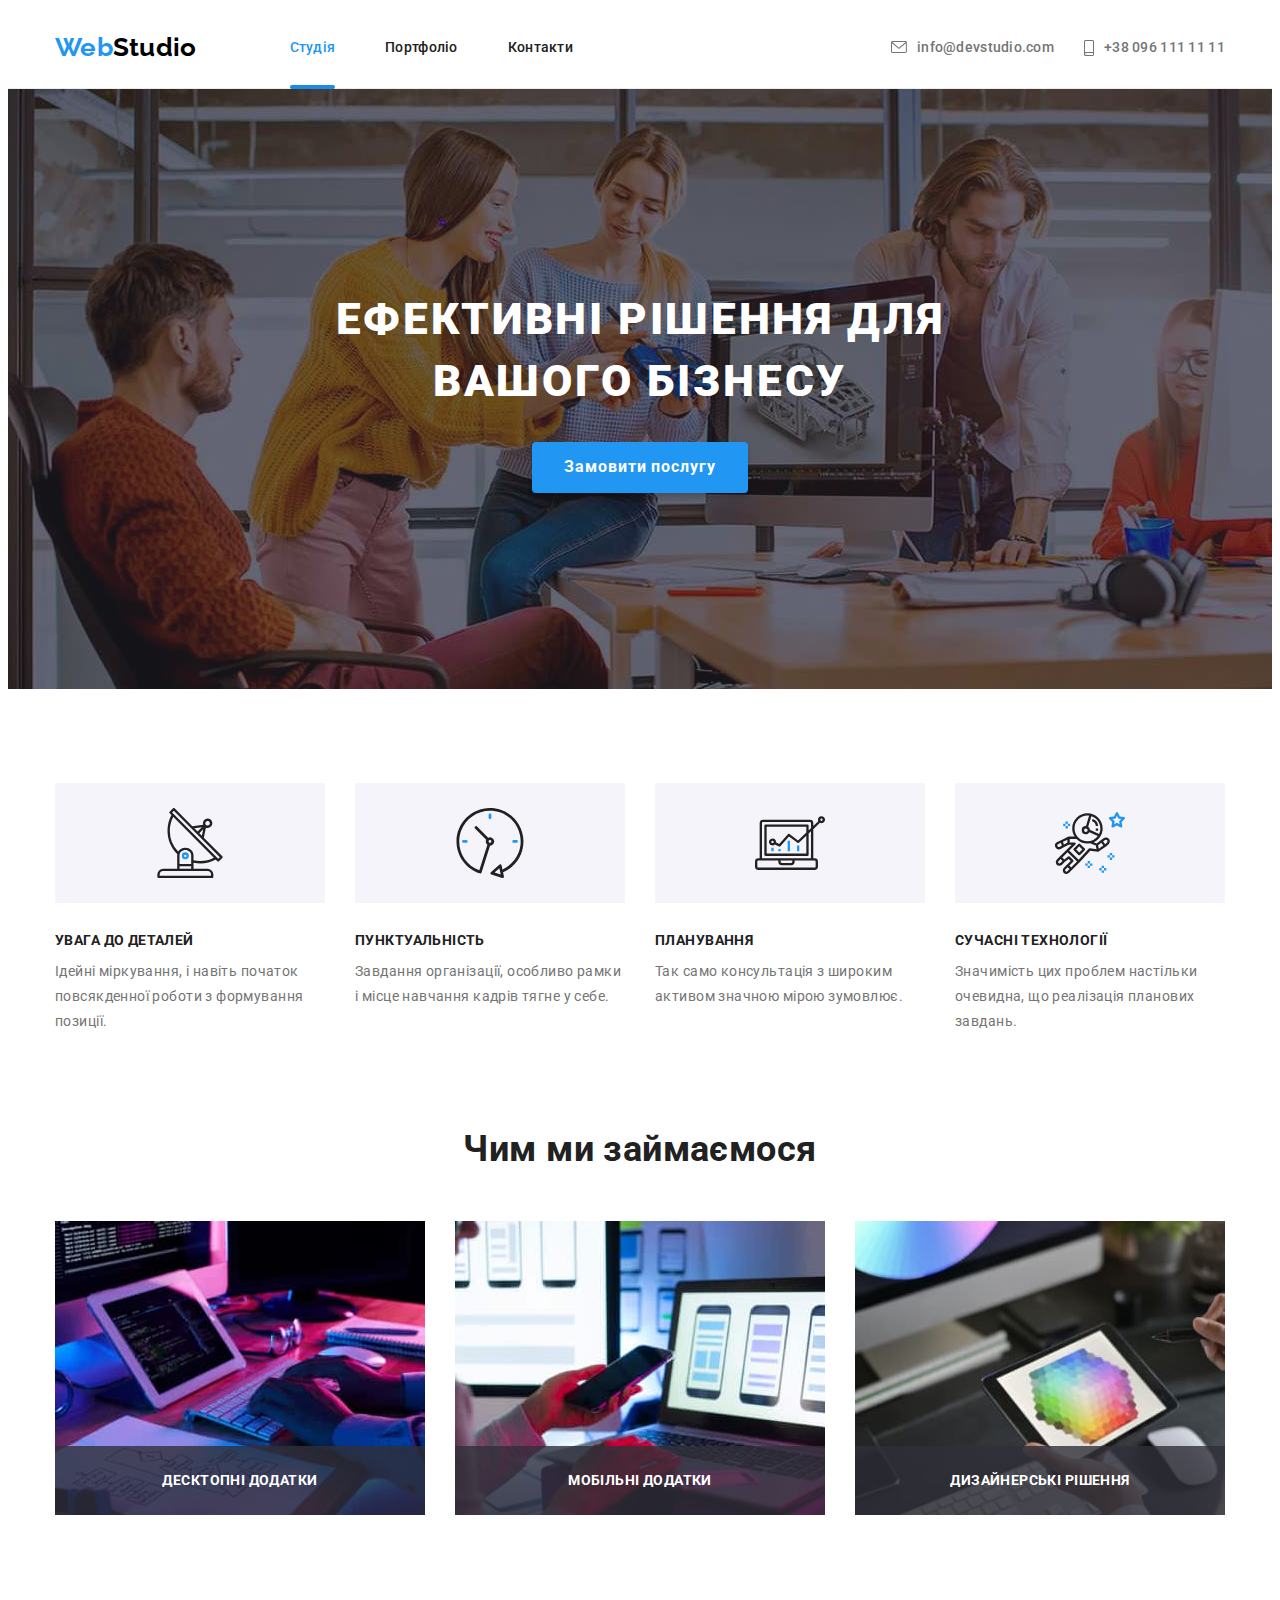
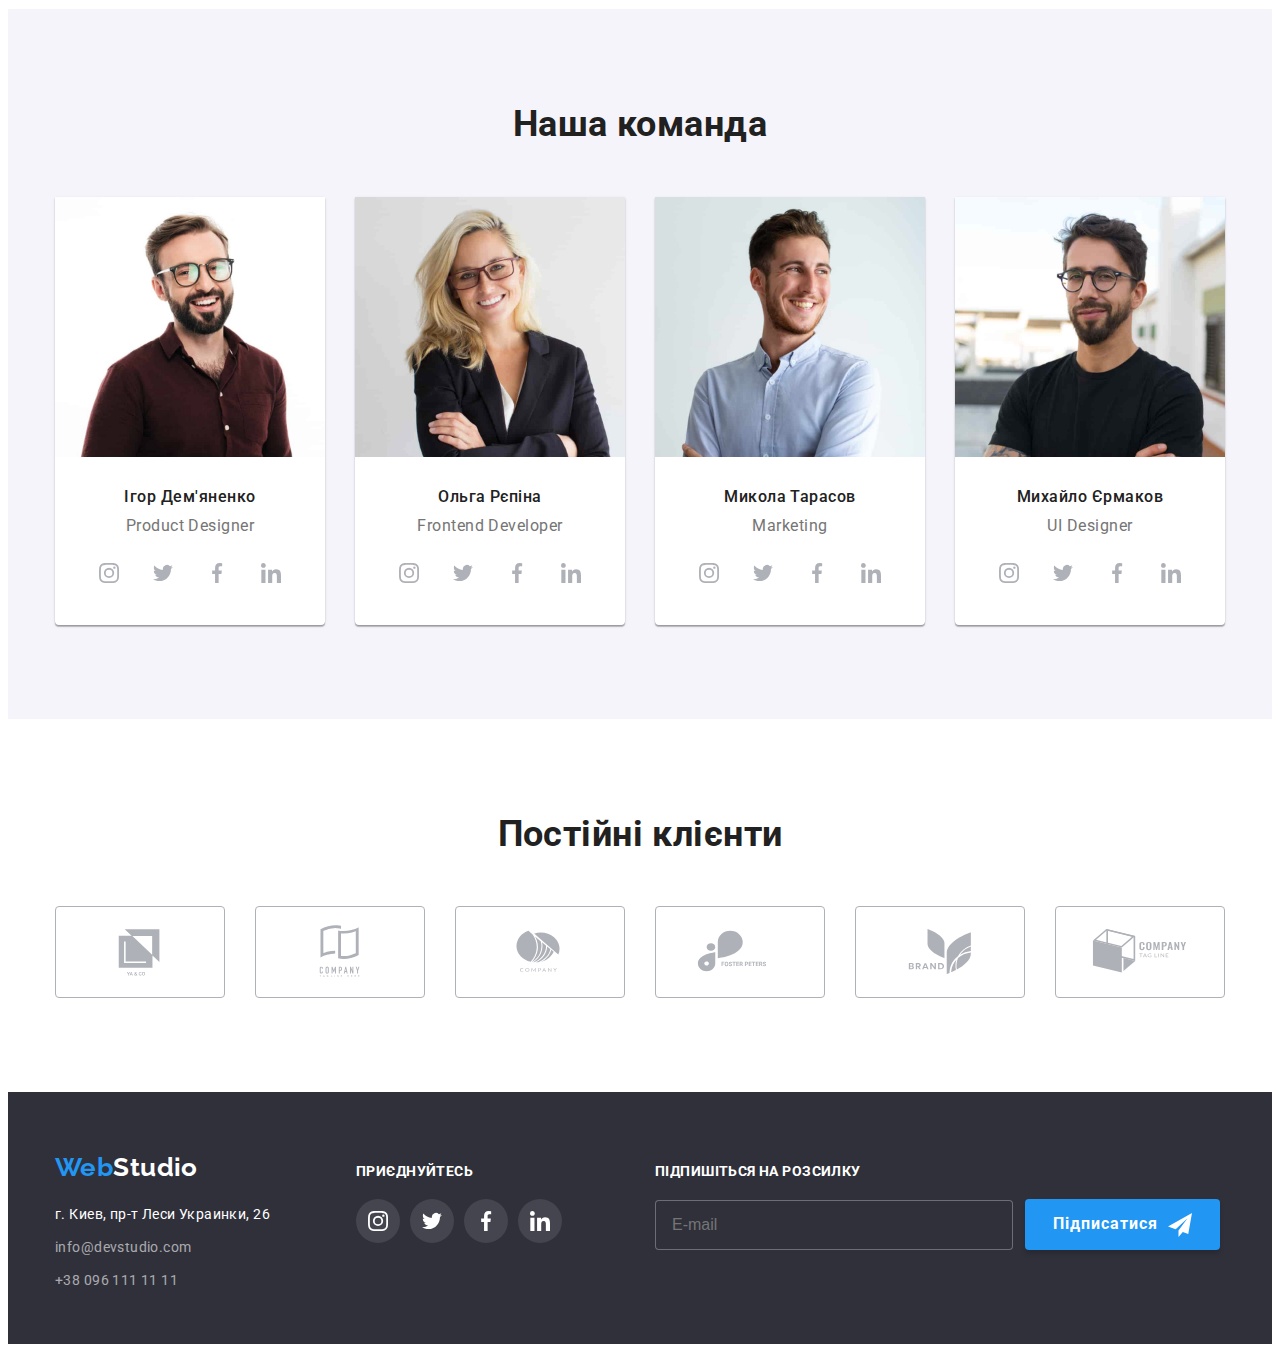
<file: index.html>
<!DOCTYPE html>
<html lang="uk">
<head>
    <meta charset="UTF-8">
    <meta http-equiv="X-UA-Compatible" content="IE=edge">
    <meta name="viewport" content="width=device-width, initial-scale=1.0">
    <title>WebStudio</title>
    <link href="https://fonts.googleapis.com/css2?family=Raleway:wght@700&family=Roboto:wght@400;500;700;900&display=swap"
        rel="stylesheet">
    <link rel="stylesheet" href="https://cdnjs.cloudflare.com/ajax/libs/modern-normalize/1.1.0/modern-normalize.min.css"
        integrity="sha512-wpPYUAdjBVSE4KJnH1VR1HeZfpl1ub8YT/NKx4PuQ5NmX2tKuGu6U/JRp5y+Y8XG2tV+wKQpNHVUX03MfMFn9Q=="
        crossorigin="anonymous" referrerpolicy="no-referrer" />
    <link rel="stylesheet" href="./css/styles.css">
    <link rel="stylesheet" href="./css/studio.css">
    <script> </script>
</head>
<body>
    <header>
        <div class="header container">
            <a href="./index.html" class="logo">Web<span>Studio</span></a>
            <nav>
                <ul class="header-nav">
                    <li class="item"><a href="./index.html" class="header-nav_color link current">Студія</a></li>
                    <li class="item"><a href="portfolio.html" class="header-nav_color link">Портфоліо</a></li>
                    <li class="item"><a href="#" class="header-nav_color link">Контакти</a></li>
                </ul>
            </nav>
            <ul class="header-connect">
                <li class="item">
                    <a href="mailto:info@devstudio.com" class="header-connect_color link">
                        <svg class="icon icon-envelope">
                            <use href="./images/sprite-icon.svg#envelope"></use>
                        </svg>
                        info@devstudio.com
                    </a>
                </li>
                <li class="item">
                    <a href="tel:+380961111111" class="header-connect_color link">
                        <svg class="icon icon-smartphone">
                            <use href="./images/sprite-icon.svg#smartphone"></use>
                        </svg>
                        +38 096 111 11 11
                    </a>
                </li>
            </ul>
        </div>
    </header>

    <main>
        <!-- Ефективні рішення -->        
        <section class="basic">
            <div class="container">
                <h1 class="basic__title">Ефективні рішення для вашого бізнесу</h1>
                <button class="basic__btn" type="button" data-modal-open>Замовити послугу</button>
            </div>
        </section>

        <!-- Особливості -->
        <section class="prioritie section" >
            <div class="container">
                <h2 class="visually-hidden">Особливості</h2>
                <ul class="prioritie-list">
                    <li class="item">
                        <div class="prioritie-list__icon">
                            <svg class="icon">
                                <use href="./images/sprite-icon.svg#antenna"></use>
                            </svg>
                        </div>
                        <h3 class="title">увага до деталей</h3>
                        <p>Ідейні міркування, і навіть початок повсякденної роботи з формування позиції.</p>
                    </li>
                    <li class="item">
                        <div class="prioritie-list__icon">
                            <svg class="icon">
                                <use href="./images/sprite-icon.svg#clock"></use>
                            </svg>
                        </div>
                        <h3 class="title">пунктуальність</h3>
                        <p>Завдання організації, особливо рамки і місце навчання кадрів тягне у себе.</p>
                    </li>
                    <li class="item">
                        <div class="prioritie-list__icon">
                            <svg class="icon">
                                <use href="./images/sprite-icon.svg#diagram"></use>
                            </svg>
                        </div>
                        <h3 class="title">планування</h3>
                        <p>Так само консультація з широким активом значною мірою зумовлює.</p>
                    </li>
                    <li class="item">
                        <div class="prioritie-list__icon">
                            <svg class="icon">
                                <use href="./images/sprite-icon.svg#astronaut"></use>
                            </svg>
                        </div>
                        <h3 class="title">сучасні технології</h3>
                        <p>Значимість цих проблем настільки очевидна, що реалізація планових завдань.</p>
                    </li>
                </ul>
            </div>
        </section>

        <!-- Чим ми займаємося -->
        <section class="service">
            <div class="container">
                <h2 class="service__title">Чим ми займаємося</h2>
                <ul class="service-list">
                    <li class="item">
                        <img src="./images/studio/activity1.jpg" alt="програмування" width="370">
                        <h3 class="title">десктопні додатки</h3>
                    </li>
                    <li class="item">
                        <img src="./images/studio/activity2.jpg" alt="oптимізація" width="370">
                        <h3 class="title">мобільні додатки</h3>
                    </li>
                    <li class="item">
                        <img src="./images/studio/activity3.jpg" alt="дизайн" width="370">
                        <h3 class="title">дизайнерські рішення</h3>
                    </li>
                </ul>
            </div>
        </section>

        <!-- команда -->
        <section class="team section">
            <div class="container">
                <h2 class="team__title">Наша команда</h2>
                <ul class="team-list">
                    <li class="item">
                        <img src="./images/studio/team1.jpg" alt="Ігор Дем'яненко" width="270">
                        <h3 class="title">Ігор Дем'яненко</h3>
                        <p>Product Designer</p>
                        <ul class="networks">
                            <li class="item">
                                <a href="#" class="link networks__icon team-list_hover">
                                    <svg class="icon">
                                        <use href="./images/sprite-icon.svg#instagram"></use>
                                    </svg>
                                </a>
                            </li>
                            <li class="item">
                                <a href="#" class="link networks__icon team-list_hover">
                                    <svg class="icon">
                                        <use href="./images/sprite-icon.svg#twitter"></use>
                                    </svg>
                                </a>
                            </li>
                            <li class="item">
                                <a href="#" class="link networks__icon team-list_hover">
                                    <svg class="icon">
                                        <use href="./images/sprite-icon.svg#facebook"></use>
                                    </svg>
                                </a>
                            </li>
                            <li class="item">
                                <a href="#" class="link networks__icon team-list_hover">
                                    <svg class="icon">
                                        <use href="./images/sprite-icon.svg#linkedin"></use>
                                    </svg>
                                </a>
                            </li>
                        </ul>
                    </li>
                    <li class="item">
                        <img src="./images/studio/team2.jpg" alt="Ольга Рєпіна" width="270">
                        <h3 class="title">Ольга Рєпіна</h3>
                        <p>Frontend Developer</p>
                        <ul class="networks">
                            <li class="item">
                                <a href="#" class="link networks__icon team-list_hover">
                                    <svg class="icon">
                                        <use href="./images/sprite-icon.svg#instagram"></use>
                                    </svg>
                                </a>
                            </li>
                            <li class="item">
                                <a href="#" class="link networks__icon team-list_hover">
                                    <svg class="icon">
                                        <use href="./images/sprite-icon.svg#twitter"></use>
                                    </svg>
                                </a>
                            </li>
                            <li class="item">
                                <a href="#" class="link networks__icon team-list_hover">
                                    <svg class="icon">
                                        <use href="./images/sprite-icon.svg#facebook"></use>
                                    </svg>
                                </a>
                            </li>
                            <li class="item">
                                <a href="#" class="link networks__icon team-list_hover">
                                    <svg class="icon">
                                        <use href="./images/sprite-icon.svg#linkedin"></use>
                                    </svg>
                                </a>
                            </li>
                        </ul>
                    </li>
                    <li class="item">
                        <img src="./images/studio/team3.jpg" alt="Микола Тарасов" width="270">
                        <h3 class="title">Микола Тарасов</h3>
                        <p>Marketing</p>
                        <ul class="networks">
                            <li class="item">
                                <a href="#" class="link networks__icon team-list_hover">
                                    <svg class="icon">
                                        <use href="./images/sprite-icon.svg#instagram"></use>
                                    </svg>
                                </a>
                            </li>
                            <li class="item">
                                <a href="#" class="link networks__icon team-list_hover">
                                    <svg class="icon">
                                        <use href="./images/sprite-icon.svg#twitter"></use>
                                    </svg>
                                </a>
                            </li>
                            <li class="item">
                                <a href="#" class="link networks__icon team-list_hover">
                                    <svg class="icon">
                                        <use href="./images/sprite-icon.svg#facebook"></use>
                                    </svg>
                                </a>
                            </li>
                            <li class="item">
                                <a href="#" class="link networks__icon team-list_hover">
                                    <svg class="icon">
                                        <use href="./images/sprite-icon.svg#linkedin"></use>
                                    </svg>
                                </a>
                            </li>
                        </ul>
                    </li>
                    <li class="item">
                        <img src="./images/studio/team4.jpg" alt="Михайло Єрмаков" width="270">
                        <h3 class="title">Михайло Єрмаков</h3>
                        <p>UI Designer</p>
                        <ul class="networks">
                            <li class="item">
                                <a href="#" class="link networks__icon team-list_hover">
                                    <svg class="icon">
                                        <use href="./images/sprite-icon.svg#instagram"></use>
                                    </svg>
                                </a>
                            </li>
                            <li class="item">
                                <a href="#" class="link networks__icon team-list_hover">
                                    <svg class="icon">
                                        <use href="./images/sprite-icon.svg#twitter"></use>
                                    </svg>
                                </a>
                            </li>
                            <li class="item">
                                <a href="#" class="link networks__icon team-list_hover">
                                    <svg class="icon">
                                        <use href="./images/sprite-icon.svg#facebook"></use>
                                    </svg>
                                </a>
                            </li>
                            <li class="item">
                                <a href="#" class="link networks__icon team-list_hover">
                                    <svg class="icon">
                                        <use href="./images/sprite-icon.svg#linkedin"></use>
                                    </svg>
                                </a>
                            </li>
                        </ul>
                    </li>
                </ul>
            </div>
        </section>

        <!-- карточки клиентов -->
        <section class="clients section">
            <div class="container">
                <h2 class="clients__title">Постійні клієнти</h2>
                <ul class="clients-card">
                    <li class="item">
                        <a href="#" class="clients-card_style link">
                            <svg class="icon">
                                <use href="./images/sprite-icon.svg#logo-ya"></use>
                            </svg>
                        </a>
                    </li>
                    <li class="item">
                        <a href="#" class="clients-card_style link">
                            <svg class="icon">
                                <use href="./images/sprite-icon.svg#logo-comp-book"></use>
                            </svg>
                        </a>
                    </li>
                    <li class="item">
                        <a href="#" class="clients-card_style link">
                            <svg class="icon">
                                <use href="./images/sprite-icon.svg#logo-comp"></use>
                            </svg>
                        </a>
                    </li>
                    <li class="item">
                        <a href="#" class="clients-card_style link">
                            <svg class="icon">
                                <use href="./images/sprite-icon.svg#logo-foster"></use>
                            </svg>
                        </a>
                    </li>
                    <li class="item">
                        <a href="#" class="clients-card_style link">
                            <svg class="icon">
                                <use href="./images/sprite-icon.svg#logo-brand"></use>
                            </svg>
                        </a>
                    </li>
                    <li class="item">
                        <a href="#" class="clients-card_style link">
                            <svg class="icon">
                                <use href="./images/sprite-icon.svg#logo-comp-cube"></use>
                            </svg>
                        </a>
                    </li>
                </ul>
            </div>
        </section>
    </main>

    <!-- footer -->
    <footer class="footer">
        <div class="container">
            <h2 class="visually-hidden">Footer</h2>
            <div class="footer-connect">
                <a href="./index.html" class="logo">Web<span>Studio</span></a>
                <address>
                    <ul class="footer-list">
                        <li class="item">
                            <a href="https://goo.gl/maps/CPtrU1FHBa2aNyZL9" class="footer-list_map link" target="_blank"
                                rel="noopener noreferrer nofollow">г. Киев, пр-т Леси Украинки, 26</a>
                        </li>
                        <li class="item"><a href="mailto:info@devstudio.com" class="footer-list_color link">info@devstudio.com</a></li>
                        <li class="item"><a href="tel:+380961111111" class="footer-list_color link">+38 096 111 11 11</a></li>
                    </ul>
                </address>
            </div>
            <div class="footer-join">
                <p class="footer-join__title">приєднуйтесь</p>
                <ul class="networks">
                    <li class="item">
                        <a href="#" class="link networks__icon footer-join_hover">
                            <svg class="icon">
                                <use href="./images/sprite-icon.svg#instagram"></use>
                            </svg>
                        </a>
                    </li>
                    <li class="item">
                        <a href="#" class="link networks__icon footer-join_hover">
                            <svg class="icon">
                                <use href="./images/sprite-icon.svg#twitter"></use>
                            </svg>
                        </a>
                    </li>
                    <li class="item">
                        <a href="#" class="link networks__icon footer-join_hover">
                            <svg class="icon">
                                <use href="./images/sprite-icon.svg#facebook"></use>
                            </svg>
                        </a>
                    </li>
                    <li class="item">
                        <a href="#" class="link networks__icon footer-join_hover">
                            <svg class="icon">
                                <use href="./images/sprite-icon.svg#linkedin"></use>
                            </svg>
                        </a>
                    </li>
                </ul>
            </div>
            <div>
                <p class="footer-join__title">Підпишіться на розсилку</p>
                <form class="footer__mail js-speaker-join" >
                    <label class="visually-hidden" for="email">Пошта</label>
                    <input class="footer__mail_style" type="email" name="email" id="email" placeholder="E-mail">
                    <button class="footer-mail__btn" type="submit" >
                        Підписатися
                        <svg class="icon icon-send">
                            <use href="./images/sprite-icon.svg#send"></use>
                        </svg>
                    </button>
                </form>
            </div>
        </div>
    </footer>
    
        <!-- Модальное окно -->
    <div class="backdrop is-hidden" data-modal>
        <div class="modal">
            <h2 class="modal__title">Залиште свої дані, ми вам передзвонимо</h2>
            <button class="modal__close" type="button" tabindex="1" data-modal-close>
                <svg class="icon">
                    <use href="./images/sprite-icon.svg#close"></use>
                </svg>
            </button>
            <form class="modal-form js-speaker-form">
                <div class="modal-field">
                    <label for="name" class="modal__lable">Ім'я</label>
                    <input  class="modal__input" type="text" name="name" id="name">
                    <svg class="icon modal__icon">
                        <use href="./images/sprite-icon.svg#person"></use>
                    </svg>
                </div>
                <div class="modal-field">
                    <label for="tel" class="modal__lable">Телефон</label>
                    <input class="modal__input" type="tel" name="tel" id="tel">
                    <svg class="icon modal__icon">
                        <use href="./images/sprite-icon.svg#phone"></use>
                    </svg>
                </div>
                <div class="modal-field">
                    <label for="email" class="modal__lable">Пошта</label>
                    <input class="modal__input modal__private" type="email" name="email" id="email">
                    <svg class="icon modal__icon">
                        <use href="./images/sprite-icon.svg#email"></use>
                    </svg>
                </div>
                <div class="modal-field">
                    <label for="commit" class="modal__lable">Коментар</label>
                    <textarea class="modal__commit" name="commit" id="commit" placeholder="Введіть текст"></textarea>
                </div>
                 <div class="modal-checkbox">
                    <label class="modal-checkbox_value" for="kontrakt">
                        <input class="modal-checkbox_hide visually-hidden" type="checkbox" name="kontrakt" id="kontrakt">
                        <svg class="icon modal-checkbox_view">
                            <use href="./images/sprite-icon.svg#check"></use>
                        </svg>
                        <p >Погоджуюся з розсилкою та приймаю</p>
                        <a href="#" class="modal-checkbox__link">Умови договору</a>
                    </label>
                 </div>
                <button class="modal-btn" type="submit" data-modal-submit>Відправити</button>
            </form>
        </div>
    </div>
    
<script src="./js/modal.js"></script>
<script src="./js/form-speaker.js"></script>
    
</body>
</html>
</file>
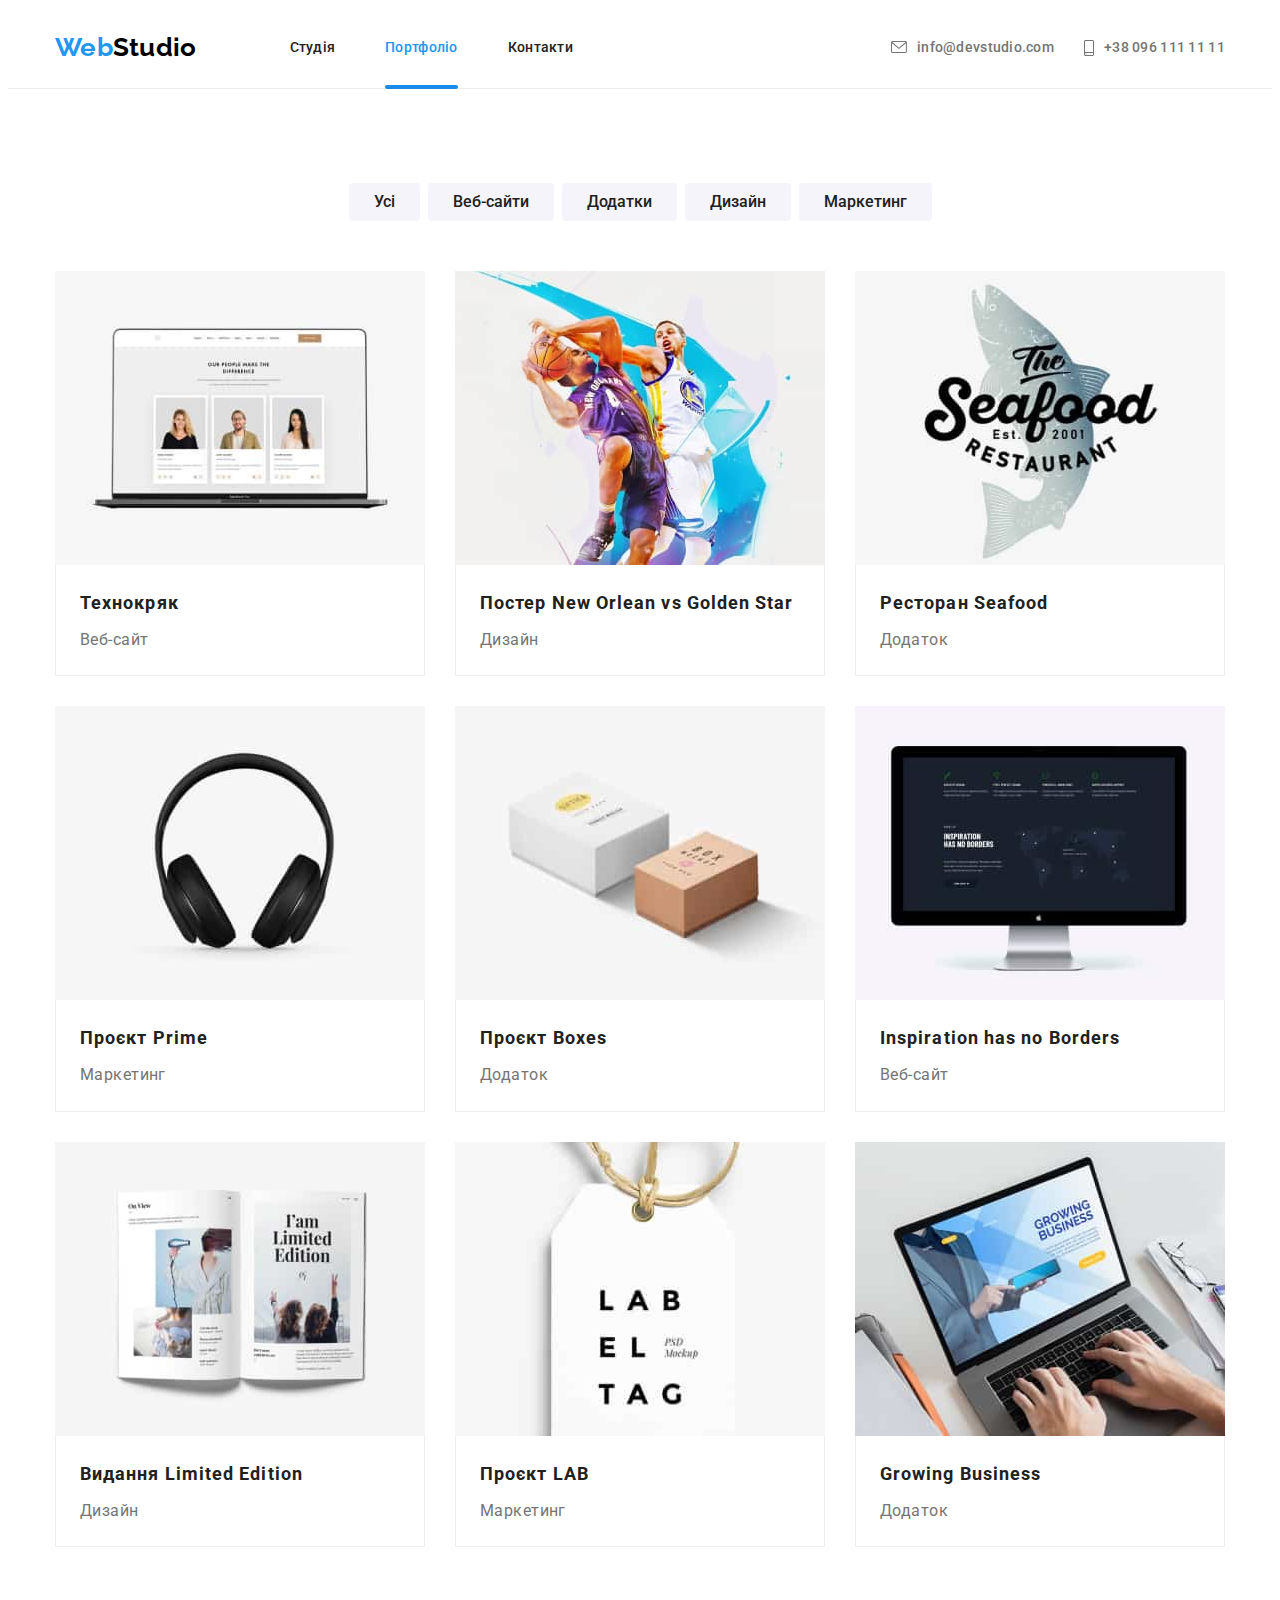
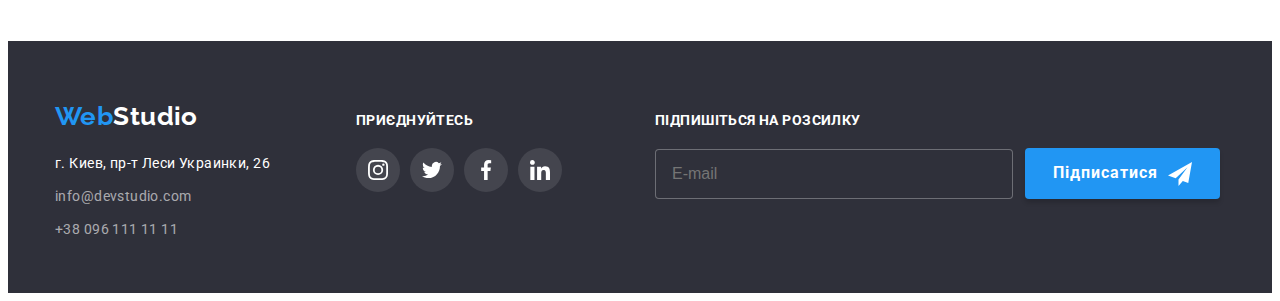
<file: portfolio.html>
<!DOCTYPE html>
<html lang="uk">

<head>
    <meta charset="UTF-8">
    <meta http-equiv="X-UA-Compatible" content="IE=edge">
    <meta name="viewport" content="width=device-width, initial-scale=1.0">
    <title>WebStudio</title>
    <link
        href="https://fonts.googleapis.com/css2?family=Raleway:wght@700&family=Roboto:wght@400;500;700;900&display=swap"
        rel="stylesheet">
    <link rel="stylesheet" href="https://cdnjs.cloudflare.com/ajax/libs/modern-normalize/1.1.0/modern-normalize.min.css"
        integrity="sha512-wpPYUAdjBVSE4KJnH1VR1HeZfpl1ub8YT/NKx4PuQ5NmX2tKuGu6U/JRp5y+Y8XG2tV+wKQpNHVUX03MfMFn9Q=="
        crossorigin="anonymous" referrerpolicy="no-referrer" />
    <link rel="stylesheet" href="./css/styles.css">
    <link rel="stylesheet" href="./css/portfolio.css">
    <script> </script>
</head>

<body>
    <header>
        <div class="header container">
            <a href="./index.html" class="logo">Web<span>Studio</span></a>
            <nav>
                <ul class="header-nav">
                    <li class="item"><a href="./index.html" class="header-nav_color link">Студія</a></li>
                    <li class="item"><a href="portfolio.html" class="header-nav_color link current">Портфоліо</a></li>
                    <li class="item"><a href="#" class="header-nav_color link">Контакти</a></li>
                </ul>
            </nav>
            <ul class="header-connect">
                <li class="item">
                    <a href="mailto:info@devstudio.com" class="header-connect_color link">
                        <svg class="icon icon-envelope">
                            <use href="./images/sprite-icon.svg#envelope"></use>
                        </svg>
                        info@devstudio.com
                    </a>
                </li>
                <li class="item">
                    <a href="tel:+380961111111" class="header-connect_color link">
                        <svg class="icon icon-smartphone">
                            <use href="./images/sprite-icon.svg#smartphone"></use>
                        </svg>
                        +38 096 111 11 11
                    </a>
                </li>
            </ul>
        </div>
    </header>

    <main>
        <section class="portfolio  section">
            <div class="container">
                <h1 class="visually-hidden">Портфоліо</h1>
                <ul class="portfolio-filter">
                    <li class="item">
                        <button class="portfolio-filter__btn" type="button">Усі</button>
                    </li>
                    <li class="item">
                        <button class="portfolio-filter__btn" type="button">Веб-сайти</button>
                    </li>
                    <li class="item">
                        <button class="portfolio-filter__btn" type="button">Додатки</button>
                    </li>
                    <li class="item">
                        <button class="portfolio-filter__btn" type="button">Дизайн</button>
                    </li>
                    <li class="item">
                        <button class="portfolio-filter__btn" type="button">Маркетинг</button>
                    </li>
                </ul>
                
                <ul class="portfolio-list">
                    <li class="item">
                        <a href="#" class="project link">
                            <div class="project__img">
                                <img src="./images/portfolio/sample1.jpg" alt="технокряк">
                                <p class="project__img__overlay">
                                    Ресурс пропонує комплексні пропозиції з різним рівнем функціоналу та сервісів. Все це дозволить відвідувачу отримати
                                    вичерпні відомості про компанію чи приватну особу.
                                </p>
                            </div>
                            <div class="project_border">
                                <h2 class="project__title">Технокряк</h2>
                                <p>Веб-сайт</p>
                            </div>
                        </a>
                    </li>
                    <li class="item">
                        <a href="#" class="project link">
                            <div class="project__img">
                                <img src="./images/portfolio/sample2.jpg" alt="технокряк">
                                <p class="project__img__overlay">
                                    Ресурс пропонує комплексні пропозиції з різним рівнем функціоналу та сервісів. Все це дозволить відвідувачу
                                    отримати вичерпні відомості про компанію чи приватну особу.
                                </p>
                            </div>
                            <div class="project_border">
                                <h2 class="project__title">Постер New Orlean vs Golden Star</h2>
                                <p>Дизайн</p>
                            </div>
                        </a>
                    </li>
                    <li class="item">
                        <a href="#" class="project link">
                            <div class="project__img">
                                <img src="./images/portfolio/sample3.jpg" alt="технокряк">
                                <p class="project__img__overlay">
                                    Ресурс пропонує комплексні пропозиції з різним рівнем функціоналу та сервісів. Все це дозволить відвідувачу
                                    отримати вичерпні відомості про компанію чи приватну особу.
                                </p>
                            </div>
                            <div class="project_border">
                                <h2 class="project__title">Ресторан Seafood</h2>
                                <p>Додаток</p>
                            </div>
                        </a>
                    </li>
                    <li class="item">
                        <a href="#" class="project link">
                            <div class="project__img">
                                <img src="./images/portfolio/sample4.jpg" alt="технокряк">
                                <p class="project__img__overlay">
                                    Ресурс пропонує комплексні пропозиції з різним рівнем функціоналу та сервісів. Все це дозволить відвідувачу
                                    отримати вичерпні відомості про компанію чи приватну особу.
                                </p>
                            </div>
                            <div class="project_border">
                                <h2 class="project__title">Проєкт Prime</h2>
                                <p>Маркетинг</p>
                            </div>
                        </a>
                    </li>
                    <li class="item">
                        <a href="#" class="project link">
                            <div class="project__img">
                                <img src="./images/portfolio/sample5.jpg" alt="технокряк">
                                <p class="project__img__overlay">
                                    Ресурс пропонує комплексні пропозиції з різним рівнем функціоналу та сервісів. Все це дозволить відвідувачу
                                    отримати вичерпні відомості про компанію чи приватну особу.
                                </p>
                            </div>
                            <div class="project_border">
                                <h2 class="project__title">Проєкт Boxes</h2>
                                <p>Додаток</p>
                            </div>
                        </a>
                    </li>
                    <li class="item">
                        <a href="#" class="project link">
                            <div class="project__img">
                                <img src="./images/portfolio/sample6.jpg" alt="технокряк">
                                <p class="project__img__overlay">
                                    Ресурс пропонує комплексні пропозиції з різним рівнем функціоналу та сервісів. Все це дозволить відвідувачу
                                    отримати вичерпні відомості про компанію чи приватну особу.
                                </p>
                            </div>
                            <div class="project_border">
                                <h2 class="project__title">Inspiration has no Borders</h2>
                                <p>Веб-сайт</p>
                            </div>
                        </a>
                    </li>
                    <li class="item">
                        <a href="#" class="project link">
                            <div class="project__img">
                                <img src="./images/portfolio/sample7.jpg" alt="технокряк">
                                <p class="project__img__overlay">
                                    Ресурс пропонує комплексні пропозиції з різним рівнем функціоналу та сервісів. Все це дозволить відвідувачу
                                    отримати вичерпні відомості про компанію чи приватну особу.
                                </p>
                            </div>
                            <div class="project_border">
                                <h2 class="project__title">Видання Limited Edition</h2>
                                <p>Дизайн</p>
                            </div>
                        </a>
                    </li>
                    <li class="item">
                        <a href="#" class="project link">
                            <div class="project__img">
                                <img src="./images/portfolio/sample8.jpg" alt="технокряк">
                                <p class="project__img__overlay">
                                    Ресурс пропонує комплексні пропозиції з різним рівнем функціоналу та сервісів. Все це дозволить відвідувачу
                                    отримати вичерпні відомості про компанію чи приватну особу.
                                </p>
                            </div>
                            <div class="project_border">
                                <h2 class="project__title">Проєкт LAB</h2>
                                <p>Маркетинг</p>
                            </div>
                        </a>
                    </li>
                    <li class="item">
                        <a href="#" class="project link">
                            <div class="project__img">
                                <img src="./images/portfolio/sample9.jpg" alt="технокряк">
                                <p class="project__img__overlay">
                                    Ресурс пропонує комплексні пропозиції з різним рівнем функціоналу та сервісів. Все це дозволить відвідувачу
                                    отримати вичерпні відомості про компанію чи приватну особу.
                                </p>
                            </div>
                            <div class="project_border">
                                <h2 class="project__title">Growing Business</h2>
                                <p>Додаток</p>
                            </div>
                        </a>
                    </li>
                </ul>
            </div>
        </section>
    </main>

    <!-- footer -->
    <footer class="footer">
        <div class="container">
            <h2 class="visually-hidden">Footer</h2>
            <div class="footer-connect">
                <a href="./index.html" class="logo">Web<span>Studio</span></a>
                <address>
                    <ul class="footer-list">
                        <li class="item">
                            <a href="https://goo.gl/maps/CPtrU1FHBa2aNyZL9" class="footer-list_map link" target="_blank"
                                rel="noopener noreferrer nofollow">г. Киев, пр-т Леси Украинки, 26</a>
                        </li>
                        <li class="item"><a href="mailto:info@devstudio.com"
                                class="footer-list_color link">info@devstudio.com</a></li>
                        <li class="item"><a href="tel:+380961111111" class="footer-list_color link">+38 096 111 11 11</a>
                        </li>
                    </ul>
                </address>
            </div>
            <div class="footer-join">
                <p class="footer-join__title">приєднуйтесь</p>
                <ul class="networks">
                    <li class="item">
                        <a href="#" class="link networks__icon footer-join_hover">
                            <svg class="icon">
                                <use href="./images/sprite-icon.svg#instagram"></use>
                            </svg>
                        </a>
                    </li>
                    <li class="item">
                        <a href="#" class="link link networks__icon footer-join_hover">
                            <svg class="icon">
                                <use href="./images/sprite-icon.svg#twitter"></use>
                            </svg>
                        </a>
                    </li>
                    <li class="item">
                        <a href="#" class="link link networks__icon footer-join_hover">
                            <svg class="icon">
                                <use href="./images/sprite-icon.svg#facebook"></use>
                            </svg>
                        </a>
                    </li>
                    <li class="item">
                        <a href="#" class="link link networks__icon footer-join_hover">
                            <svg class="icon">
                                <use href="./images/sprite-icon.svg#linkedin"></use>
                            </svg>
                        </a>
                    </li>
                </ul>
            </div>
            <div>
                <p class="footer-join__title">Підпишіться на розсилку</p>
                <form class="footer__mail js-speaker-join">
                    <input class="footer__mail_style" type="email" name="email" id="email" placeholder="E-mail">
                    <button class="footer-mail__btn" type="submit">
                        Підписатися
                        <svg class="icon icon-send">
                            <use href="./images/sprite-icon.svg#send"></use>
                        </svg>
                    </button>
                </form>
            </div>
        </div>
    </footer>

    

</body>

</html>
</file>
<file: css/styles.css>
/* БАЗОВЫЕ СТИЛИ + HEADER + FOOTER */

            /* ОБЩИЕ НАСТРОЙКИ */
                /* переменные */
        :root {
            --title: #212121;
            --text: #757575;
            --a-hover-focus--btn: #2196F3;
            --btn-hover-focus: #188CE8;
            --text-backgr-white: #FFFFFF;
            --text-gray: rgba(255, 255, 255, 0.6);
            --backgr-black: #2F303A;
            --backgr-prior-service: #F5F5F5;
            --backgr-team: #F5F4FA;
            --icon:#AFB1B8;
            --icon-backgr: rgba(255, 255, 255, 0.1);
            --black: #000000;
            --border: #EEEEEE;
        }
        
                /* глобальный border-box */
        html {
            box-sizing: border-box;
        }
        
        *,
        *::before,
        *::after {
            box-sizing: inherit;
        }
        
                /* сброс дефолтных отступов и padding */
        h1, h2, h3,
        ul,
        p {
            padding-left: 0;
            margin-top: 0;
            margin-bottom: 0;
        }

                /* заголовки */
        h2 {
            color: var(--title);
            font-weight: 700;
            font-size: 36px;
            line-height: 1.2;
            text-align: center;
        }

        h3 {
            color: var(--title);
            font-weight: 700;
            font-size: 14px;
            line-height: 1.1;
        }

                /* класс для сокрытия элемента (блока) */
        .visually-hidden {
            position: absolute;
            white-space: nowrap;
            width: 1px;
            height: 1px;
            overflow: hidden;
            border: 0;
            padding: 0;
            clip: rect(0 0 0 0);
            clip-path: inset(50%);
            margin: -1px;
        }

                /* дефолтные свойства svg-иконок */
        .icon {
            display: inline-block;
            width: 1em;
            height: 1em;
            stroke-width: 0;
            stroke: currentColor;
            fill: currentColor;
        }

                /* текст в body */
        body {
            color: var(--text);
            background-color: var(--text-backgr-white);
            font-family: Roboto, sans-serif;
            font-size: 14px;
            line-height: 1.8;
            letter-spacing: 0.03em;
        }

                /* img - уберем нижний просвет */
        img {
            display: block;
        }

                /* стилизация списков<li> */
        .item {
            list-style: none;
        }

                /* стилизация ссылок<a> */
        .link {
            text-decoration: none;
        }

                /* блочная разметка CONTAINER и SECTION */
        .container {
            width: 1200px;
            padding-left: 15px;
            padding-right: 15px;
            margin: 0 auto;
        }

        .section {
            padding-top: 94px;
            padding-bottom: 94px;
        }


/* header */
header {
    padding-top: 24px;
    padding-bottom: 25px;
    border-bottom: 1px solid #ECECEC;
}

.header {
    display: flex;
    align-items: center;
    font-weight: 500;
    font-size: 14px;
    line-height: 1.1;
    letter-spacing: 0.02em;
}

.logo {
    color: var(--a-hover-focus--btn);
    font-family: Raleway;
    font-size: 26px;
    font-weight: 700;
    line-height: 1.2;
    text-decoration: none;
}

.logo span{
    color: var(--black);
}

.header .logo {
    margin-right: 93px;
}

.header-nav {
    display: flex;
    margin-right: 318px;
}

.header-nav_color {
    color: var(--title);
}

.header-nav_color:hover,
.header-nav_color:focus {
    color: var(--a-hover-focus--btn);
}

.header-nav .item + .item {
    margin-left: 50px;
}

.current {
    color: var(--a-hover-focus--btn);
    position: relative;
}

.current::after {
    content: '';
    display: block;
    position: absolute;
    width: 100%;
    height: 4px;
    background-color: #188CE8;
    border-radius: 2px;
    bottom: -34px;
}

.header-connect {
    display: flex;
}

.header-connect .item+.item {
    margin-left: 30px;
}

.header-connect_color {
    display: flex;
    align-items: center;
    color: var(--text);
}

.header-connect_color:hover,
.header-connect_color:focus {
    color: var(--a-hover-focus--btn);
}

.header-connect_color .icon {
    margin-right: 10px;
}

.icon-envelope {
    width: 16px;
    height: 12px;
}

.icon-smartphone {
    width: 10px;
    height: 16px;
}

.header-nav_color,
.header-connect_color {
    transition: color 250ms cubic-bezier(0.4, 0, 0.2, 1);
}

/* footer */
.footer {
    height: 252px;
    background-color: var(--backgr-black);
    padding-top: 60px;
    padding-bottom: 60px;
}

.footer .container {
    display: flex;
    align-items: baseline;
}

.footer-connect {
    width: 231px;
    margin-right: 70px;
}

.footer .logo {
    display: inline-block;
    margin-bottom: 20px;
}

.footer span,
.footer-list_map {
    color: var(--text-backgr-white);
}

.footer-list {
    font-style: normal;
    line-height: 1.7;
}

.footer-list_color {
    color: var(--text-gray);
}

.footer-list_map:hover,
.footer-list_map:focus,
.footer-list_color:hover,
.footer-list_color:focus {
    color: var(--a-hover-focus--btn)
}

.footer-list_map,
.footer-list_color {
    transition: color 250ms cubic-bezier(0.4, 0, 0.2, 1);
}

.footer-list .item + .item {
    margin-top: 9px;
}

.footer-join {
    margin-right: 93px;
}

.footer-join__title {
    color: var(--text-backgr-white);
    font-weight: 700;
    font-size: 14px;
    line-height: 1.1;
    text-transform: uppercase;
    margin-bottom: 20px;
}

.networks {
    display: flex;
    align-items: center;
    gap: 10px;
}

.networks__icon {
    display: flex;
    width: 44px;
    height: 44px;
    align-items: center;
    justify-content: center;
    line-height: 0;
    border-radius: 50% 50%;
    border: 0 solid transparent;
}

.networks__icon .icon {
    width: 20px;
    height: 20px;
}

.footer-join_hover {
    color: var(--text-backgr-white);
    background-color: var(--icon-backgr);
    transition: background-color 250ms cubic-bezier(0.4, 0, 0.2, 1);
}

.footer-join_hover:hover,
.footer-join_hover:focus {
    background-color: var(--a-hover-focus--btn);
}

.footer__mail {
    display: flex;
    align-items: center;
}

.footer__mail_style {
    width: 358px;
    font-size: 16px;
    line-height: 1.25;
    color: rgba(255, 255, 255, 0.6);
    caret-color: var(--text-gray);
    padding: 14px 16px;
    background-color: var(--backgr-black);
    border: 1px solid rgba(255, 255, 255, 0.3);
    border-radius: 4px;
    margin-right: 12px;
}

.footer__mail_style:focus,
.footer__mail_style:active {
    outline: 0;
    outline-offset: 0;
    border: 1px solid var(--text-gray);
}

.footer__mail_style:-webkit-autofill,
.footer__mail_style:-webkit-autofill:focus {
    outline: 0;
    outline-offset: 0;
    caret-color: var(--text-gray);
    border: 1px solid rgb(172, 172, 172);
    -webkit-text-fill-color: rgb(172, 172, 172);
    -webkit-box-shadow:0 0 0px 1000px var(--backgr-black) inset;
}

.footer-mail__btn {
    display: flex;
    align-items: center;
    color: var(--text-backgr-white);
    font-family: inherit;
    font-weight: 700;
    font-size: 16px;
    line-height: 1.9;
    letter-spacing: 0.06em;
    background-color: var(--a-hover-focus--btn);
    padding: 10px 28px;
    border: 0 solid transparent;
    border-radius: 4px;
    box-shadow: 0px 4px 4px rgba(0, 0, 0, 0.15);
    cursor: pointer;
    transition: background-color 250ms cubic-bezier(0.4, 0, 0.2, 1);
}

.icon-send {
    width: 24px;
    height: 24px;
    margin-left: 10px;
}

.footer-mail__btn:hover,
.footer-mail__btn:focus {
    background-color: var(--btn-hover-focus);
}
</file>
<file: css/studio.css>
/* Стили для <main> STUDIO */

/* basic */
.basic {
    max-width: 1600px;
    height: 600px;
    background-color: rgb(47, 48, 58);
    background-image: linear-gradient(to right,
    rgba(47, 48, 58, 0.4),
    rgba(47, 48, 58, 0.4)
    ),
    url("../images/studio/basic.jpg");
    padding-top: 200px;
    padding-bottom: 200px;
    text-align: center;
    margin-left: auto;
    margin-right: auto;
}

.basic .container {
    display: flex;
    flex-direction: column;
    align-items: center;
}

.basic__title {
    width: 696px;
    color: var(--text-backgr-white);
    font-weight: 900;
    font-size: 44px;
    line-height: 1.4;
    letter-spacing: 0.06em;
    text-transform: uppercase;
    margin-bottom: 30px;
}

.basic__btn {
    background-color: var(--a-hover-focus--btn);
    color: var(--text-backgr-white);
    font-family: inherit;
    font-weight: 700;
    font-size: 16px;
    line-height: 1.9;
    letter-spacing: 0.06em;
    box-shadow: 0px 4px 4px hwb(0 0% 100% / 0.15);
    border: 0 solid transparent;
    border-radius: 4px;
    padding: 10px 32px;
    cursor: pointer;
    transition: background-color 250ms cubic-bezier(0.4, 0, 0.2, 1);
}

.basic__btn:hover,
.basic__btn:focus {
    background-color: var(--btn-hover-focus);
}

/* prioritie */
.prioritie-list {
    display: flex;
}

.prioritie-list .item {
    width: 270px;
}

.prioritie-list .item + .item {
    margin-left: 30px;
}

.prioritie-list__icon {
    width: 270px;
    height: 120px;
    text-align: center;
    background-color: var(--backgr-team);
    padding-top: 25px;
    margin-bottom: 30px;
}

.prioritie-list__icon .icon {
    width: 70px;
    height: 70px;
}

.prioritie-list .title {
    text-transform: uppercase;
    margin-bottom: 10px;
}

/* service */
.service {
    padding-bottom: 94px;
}

.service__title {
    margin-bottom: 50px;
}

.service-list {
    display: flex;
}

.service-list .item {
    position: relative;
}

.service-list .title {
    width: 100%;
    position: absolute;
    bottom: 0;
    padding-top: 27px;
    padding-bottom: 27px;
    color: var(--text-backgr-white);
    background: rgba(47, 48, 58, 0.8);
    text-transform: uppercase;
    text-align: center;
}

.service-list .item + .item {
    margin-left: 30px;
}

/* team */
.team {
    background-color: var(--backgr-team);
    text-align: center;
}

.team__title {
    margin-bottom: 50px;
}

.team-list {
    display: flex;
    column-gap: 30px;
}

.team-list,
.team-list .title {
    font-size: 16px;
    line-height: 1.2;
    letter-spacing: 0.03em;
    text-align: center;
}

.team-list > .item {
    width: 270px;
    background-color: var(--text-backgr-white);
    box-shadow: 0px 1px 3px rgba(0, 0, 0, 0.12), 0px 1px 1px rgba(0, 0, 0, 0.14), 0px 2px 1px rgba(0, 0, 0, 0.2);
    border-radius: 0px 0px 4px 4px;
    padding-bottom: 30px;
}

.team-list img {
    margin-bottom: 30px;
}

.team-list .title {
    font-weight: 500;
    margin-bottom: 10px;
}

.team-list .networks {
    padding-left: 32px;
    padding-right: 32px;
    margin-top: 16px;
}

.team-list_hover {
    color: var(--icon);
    background-color: var(--text-backgr-white);
    transition-property: background-color, color;
    transition-duration: 250ms;
    transition-timing-function: cubic-bezier(0.4, 0, 0.2, 1);
}

.team-list_hover:hover,
.team-list_hover:focus {
    color: var(--text-backgr-white);
    background-color: var(--a-hover-focus--btn);
}

/* clients */
.clients__title {
    margin-bottom: 50px;
}

.clients-card {
    display: flex;
    gap: 30px;
}

.clients-card_style {
    display: flex;
    align-items: center;
    justify-content: center;
    width: 170px;
    height: 92px;
    color: var(--icon);
    border: 1px solid var(--icon);
    border-radius: 4px;
    transition-property: color, border-color;
    transition-duration: 250ms;
    transition-timing-function: cubic-bezier(0.4, 0, 0.2, 1);
}

.clients-card .icon {
    width: 106px;
    height: 60px;
}

.clients-card_style:hover,
.clients-card_style:focus {
    color: var(--a-hover-focus--btn);
    border-color: var(--a-hover-focus--btn);
}

/* модальное окно */
.backdrop {
    position: fixed;
    top: 0;
    left: 0;
    width: 100%;
    height: 100%;
    background-color: rgba(0, 0, 0, 0.2);
    opacity: 1;
    transition: opacity 250ms cubic-bezier(0.4, 0, 0.2, 1);
}

.is-hidden {
    opacity: 0;
    pointer-events: none;
}

.modal {
    position: absolute;
    top: 50%;
    left: 50%;
    width: 528px;
    height: 581px;
    padding: 40px;
    background-color: var(--text-backgr-white);
    transform: translate(-50%, -50%) scale(1);
    transition: transform 250ms cubic-bezier(0.4, 0, 0.2, 1);
}

.is-hidden .modal {
    transform: translate(-50%, -50%) scale(0.8);
}

.modal__close {
    display: flex;
    align-items: center;
    justify-content: center;
    position: absolute;
    top: 14px;
    right: 14px;
    width: 30px;
    height: 30px;
    color: var(--black);
    background-color: transparent;
    border-radius: 50%;
    border-color:  rgba(0, 0, 0, 0.1);
    cursor: pointer;
    
}

.modal__close .icon {
    width: 18px;
    height: 18px;
    transition: color 250ms cubic-bezier(0.4, 0, 0.2, 1);
}

.modal__close:hover .icon,
.modal__close:focus .icon {
    color: var(--a-hover-focus--btn);
}

.modal__title {
    font-size: 20px;
    margin-bottom: 12px;
}

.modal-form {
    display: flex;
    flex-direction: column;
    align-items: center;
    font-size: 12px;
    line-height: 1.2;
    letter-spacing: 0.01em;
}

.modal-field {
    display: flex;
    flex-direction: column;
    position: relative;
    width: 100%;
}

.modal-field + .modal-field {
    margin-top: 10px;
}

.modal__lable {
    height: 14px;
    margin-bottom: 4px;
}

.modal__input {
    width: 100%;
    font-size: 16px;
    color: var(--title);
    padding-top: 10px;
    padding-right: 12px;
    padding-bottom: 10px;
    padding-left: 42px;
    border: 1px solid rgba(33, 33, 33, 0.2);
    border-radius: 4px;
    transition: border 250ms cubic-bezier(0.4, 0, 0.2, 1);
}

.modal__icon {
    position: absolute;
    top: 50%;
    left: 12px;
    width: 18px;
    height: 18px;
    color: var(--title);
    transition: color 250ms cubic-bezier(0.4, 0, 0.2, 1);
}

.modal__input:focus,
.modal__input:active,
.modal__commit:focus,
.modal__commit:active {
    outline: 0;
    outline-offset: 0;
    border: 1px solid var(--a-hover-focus--btn);
}

.modal__input:focus + .modal__icon {
    color: var(--a-hover-focus--btn);
}

.modal__input:-webkit-autofill,
.modal__input:-webkit-autofill:focus {
    outline: 0;
    outline-offset: 0;
    -webkit-text-fill-color: var(--title);
    -webkit-box-shadow: 0 0 0px 1000px var(--text-backgr-white) inset;
}

.modal__commit {
    height: 120px;
    resize: none;
    font-size: 16px;
    color: var(--title);
    padding: 12px 16px;
    border: 1px solid rgba(33, 33, 33, 0.2);
    border-radius: 4px;
    transition: border 250ms cubic-bezier(0.4, 0, 0.2, 1);
}

.modal__commit::placeholder {
    color: rgba(117, 117, 117, 0.5);
    font-size: 12px;
}

.modal-checkbox {
    width: 100%;
    margin-top: 20px;
    margin-bottom: 30px;
}

.modal-checkbox_value {
    display: flex;
    align-items: center;
    height: 24px;
    font-size: 14px;
    line-height: 1.7;
    letter-spacing: 0.03em;
}

.modal-checkbox_hide {
    width: 16px;
    height: 15px;
    margin-right: 8px;
}

.modal-checkbox_view {
    width: 16px;
    height: 15px;
    color: transparent;
    border: 2px solid var(--title);
    border-radius: 4px;
    margin-left: 13px;
    margin-right: 8px;
    transition-property: color, background-color, border-color;
    transition-duration: 250ms;
    transition-timing-function: cubic-bezier(0.4, 0, 0.2, 1);
}

.modal-checkbox_hide:checked + .modal-checkbox_view {
    color: var(--text-backgr-white);
    background-color: var(--a-hover-focus--btn);
    border-color:  var(--a-hover-focus--btn);
}

.modal-checkbox__link {
    color: var(--btn-hover-focus);
    margin-left: 4px;
    transition: color 250ms cubic-bezier(0.4, 0, 0.2, 1);
}

.modal-checkbox__link:hover,
.modal-checkbox__link:focus {
    color: var(--a-hover-focus--btn);
}

.modal-btn {
    color: var(--text-backgr-white);
    font-family: inherit;
    font-weight: 700;
    font-size: 16px;
    line-height: 1.9;
    letter-spacing: 0.06em;
    background-color: var(--a-hover-focus--btn);
    padding: 10px 52px;
    border: 0 solid transparent;
    border-radius: 4px;
    box-shadow: 0px 4px 4px rgba(0, 0, 0, 0.15);
    cursor: pointer;
    transition: background-color 250ms cubic-bezier(0.4, 0, 0.2, 1);
}

.modal-btn:hover,
.modal-btn:focus {
    background-color: var(--btn-hover-focus);
}
</file>
<file: css/portfolio.css>
/* Стили для <main> PORTFOLIO */

.portfolio-filter {
    display: flex;
    justify-content: center;
    margin-bottom: 50px;
}

.portfolio-filter .item + .item {
    margin-left: 8px;
}

.portfolio-filter__btn {
    background-color: var(--backgr-team);
    color: var(--title);
    font-family: inherit;
    font-weight: 500;
    font-size: 16px;
    line-height: 1.6;
    text-align: center;
    border-radius: 4px;
    border: 0 solid transparent;
    padding: 6px 25px;
    cursor: pointer;
    transition-property: background-color, color;
    transition-duration: 250ms;
    transition-timing-function: cubic-bezier(0.4, 0, 0.2, 1);
}

/* .portfolio-filter_pudding {
    
} */

.portfolio-filter__btn:hover,
.portfolio-filter__btn:focus {
    background-color: var(--a-hover-focus--btn);
    color: var(--text-backgr-white);
    box-shadow: 0px 3px 1px rgba(0, 0, 0, 0.1), 0px 1px 2px rgba(0, 0, 0, 0.08), 0px 2px 2px rgba(0, 0, 0, 0.12);
}

/* сетка */
                /* вариант 1 - gap*/
.portfolio-list {
    display: flex;
    flex-wrap: wrap;
    gap: 30px;                              
}
                /* вариант 2 - отрицат маржин*/
                        /* .portfolio-list {
                            margin: -15px;
                        }
                        .portfolio-list .item {             
                            margin: 15px;
                        } */
                /* вариант 3 - :nth-child*/
                        /* .portfolio-list .item:nth-child(3n+2) {
                            margin-left: 30px;
                            margin-right: 30px;
                        }
                        .portfolio-list .item:nth-child(-n+6) {
                           margin-bottom : 30px;
                        } */

.project {
    display: block;
    color: var(--text);
    font-size: 16px;
    line-height: 1.9;
    text-decoration: none;
    transition: box-shadow 250ms cubic-bezier(0.4, 0, 0.2, 1);
}

.project_border {
    padding: 20px 24px;
    padding-bottom: 20px;
    border: 1px solid var(--border);
    border-top: 0;
}

.project__img {
    position: relative;
    overflow: hidden;
}

.project__img img {
    width: 370px;
    height: 294px;
}

.project__img__overlay {
    display: block;
    position: absolute;
    width: 100%;
    height: 100%;
    padding: 63px 24px;
    font-size: 18px;
    line-height: 1.6;
    color: var(--text-backgr-white);
    top: 0;
    left: 0;
    background-color: rgba(33, 150, 243, 0.9);
    transform: translateY(100%);
    transition: transform 250ms cubic-bezier(0.4, 0, 0.2, 1);
}

.project:hover .project__img__overlay,
.project:focus .project__img__overlay {
    transform: translateY(0);
}

.project__title {
    color: var(--title);
    font-weight: 700;
    font-size: 18px;
    line-height: 2;
    letter-spacing: 0.06em;
    text-align: left;
    margin-bottom: 4px;
}

.project:hover,
.project:focus {
    box-shadow: 0px 1px 1px rgba(0, 0, 0, 0.12), 0px 4px 4px rgba(0, 0, 0, 0.06), 1px 4px 6px rgba(0, 0, 0, 0.16);
}
</file>
